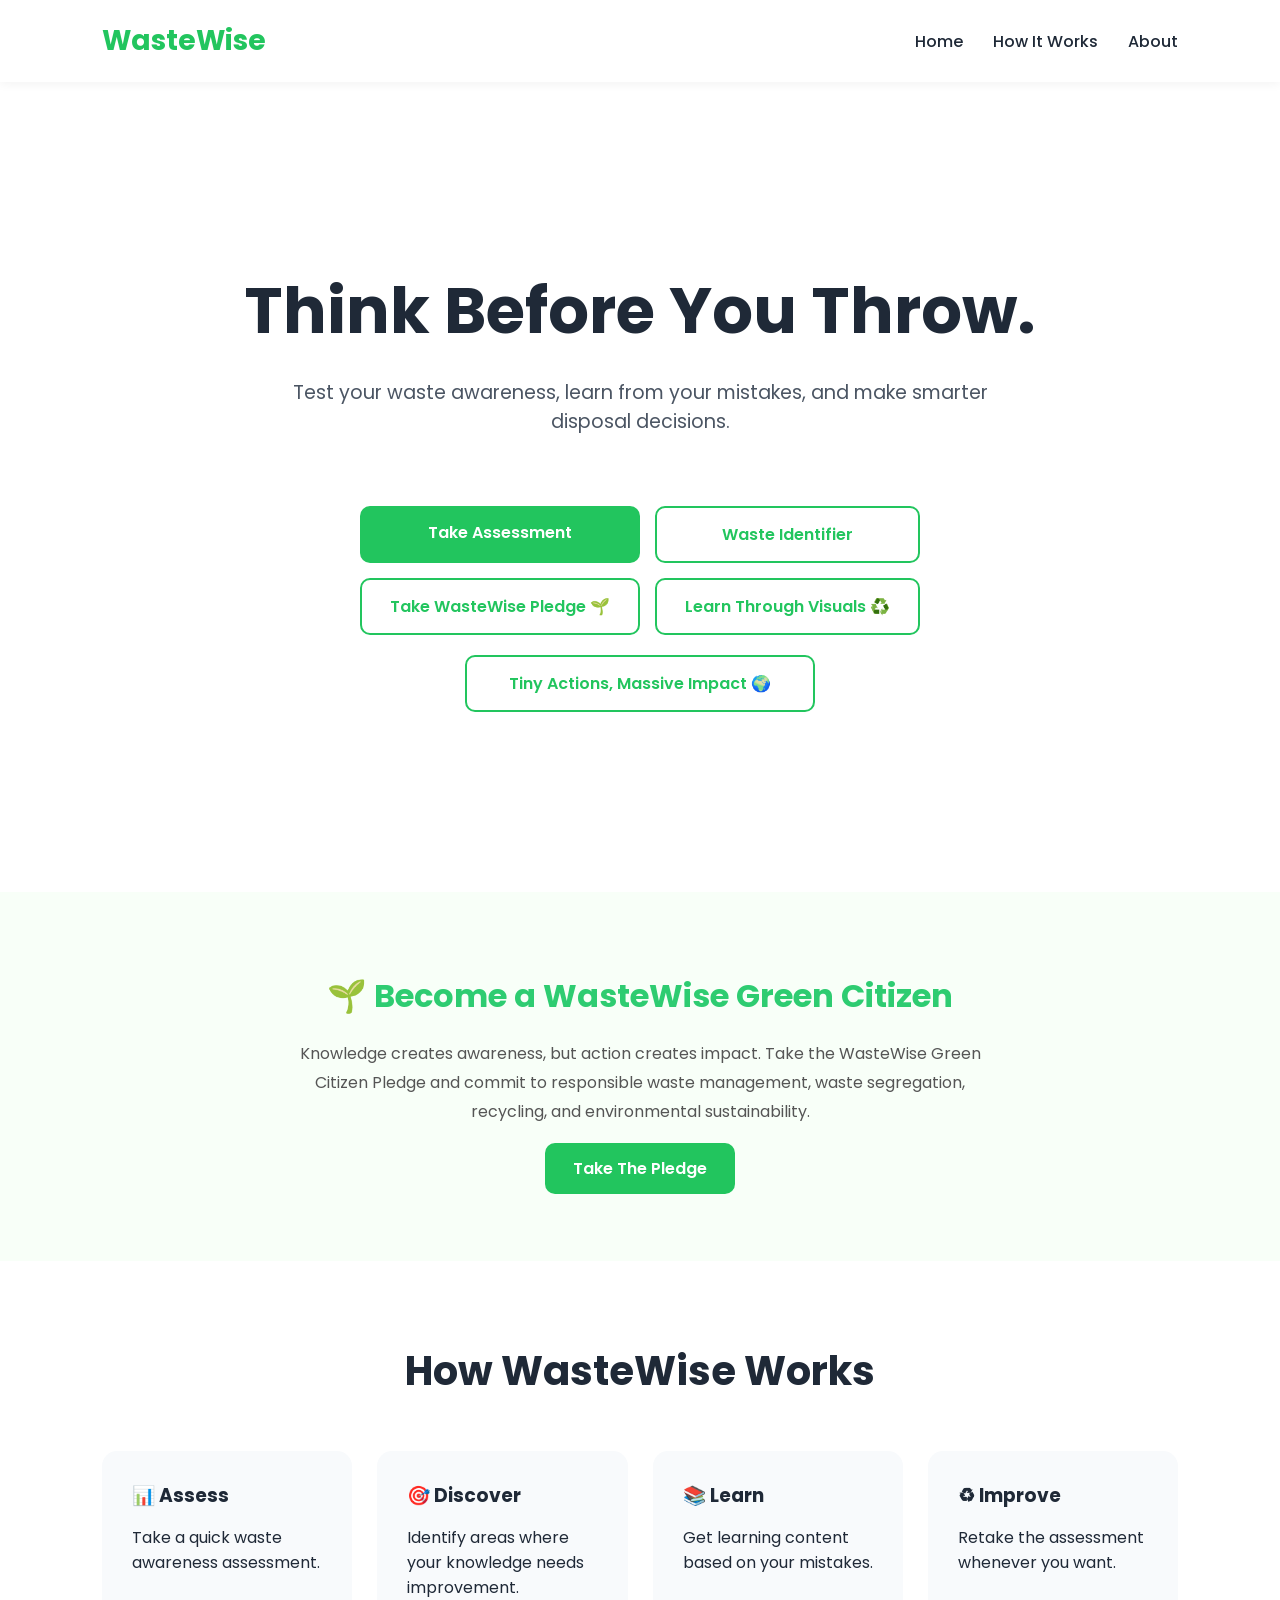
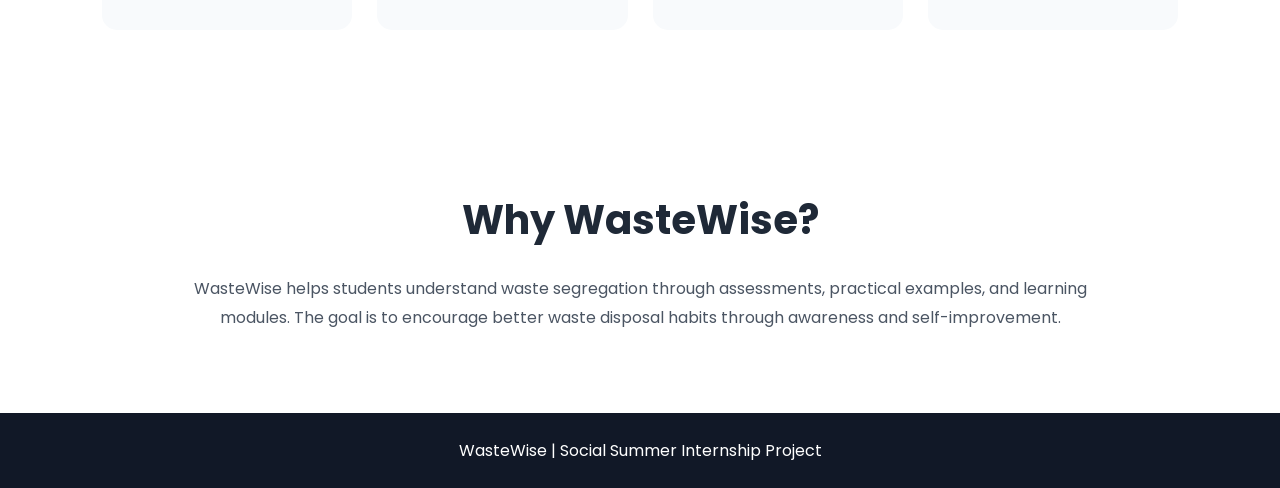
<file: index.html>
<!doctype html>
<html lang="en">
  <head>
    <meta charset="UTF-8" />
    <meta name="viewport" content="width=device-width, initial-scale=1.0" />
    <title>WasteWise</title>

    <link rel="stylesheet" href="style.css" />

    <link
      href="https://fonts.googleapis.com/css2?family=Poppins:wght@300;400;500;600;700&display=swap"
      rel="stylesheet"
    />
  </head>
  <body>
    <!-- Navbar -->
    <nav>
      <div class="logo">WasteWise</div>

      <ul>
        <li><a href="#">Home</a></li>
        <li><a href="#how">How It Works</a></li>
        <li><a href="#about">About</a></li>
      </ul>
    </nav>

    <!-- Hero Section -->
    <section class="hero">
      <h1>Think Before You Throw.</h1>

      <p>
        Test your waste awareness, learn from your mistakes, and make smarter
        disposal decisions.
      </p>

      <div class="buttons">
        <a href="assessment.html" class="btn primary"> Take Assessment </a>

        <a href="identifier.html" class="btn secondary"> Waste Identifier </a>

        <a href="pledge.html" class="btn secondary"> Take WasteWise Pledge 🌱 </a>

        <a href="visuals.html" class="btn secondary"> Learn Through Visuals ♻️ </a>

      </div>

      <div class="tiny-action-container">

    <a href="actions.html" class="btn secondary"> Tiny Actions, Massive Impact 🌍 </a>

</div>
    </section>

    <section class="pledge-section">
      <h2>🌱 Become a WasteWise Green Citizen</h2>

      <p>
        Knowledge creates awareness, but action creates impact. Take the
        WasteWise Green Citizen Pledge and commit to responsible waste
        management, waste segregation, recycling, and environmental
        sustainability.
      </p>

      <a href="pledge.html" class="btn primary"> Take The Pledge </a>
    </section>

    <!-- How It Works -->
    <section id="how" class="how-section">
      <h2>How WasteWise Works</h2>

      <div class="cards">
        <div class="card">
          <h3>📊 Assess</h3>
          <p>Take a quick waste awareness assessment.</p>
        </div>

        <div class="card">
          <h3>🎯 Discover</h3>
          <p>Identify areas where your knowledge needs improvement.</p>
        </div>

        <div class="card">
          <h3>📚 Learn</h3>
          <p>Get learning content based on your mistakes.</p>
        </div>

        <div class="card">
          <h3>♻ Improve</h3>
          <p>Retake the assessment whenever you want.</p>
        </div>
      </div>
    </section>

    <!-- About -->
    <section id="about" class="about">
      <h2>Why WasteWise?</h2>

      <p>
        WasteWise helps students understand waste segregation through
        assessments, practical examples, and learning modules. The goal is to
        encourage better waste disposal habits through awareness and
        self-improvement.
      </p>
    </section>

    <!-- Footer -->
    <footer>
      <p>WasteWise | Social Summer Internship Project</p>
    </footer>
  </body>
</html>
</file>
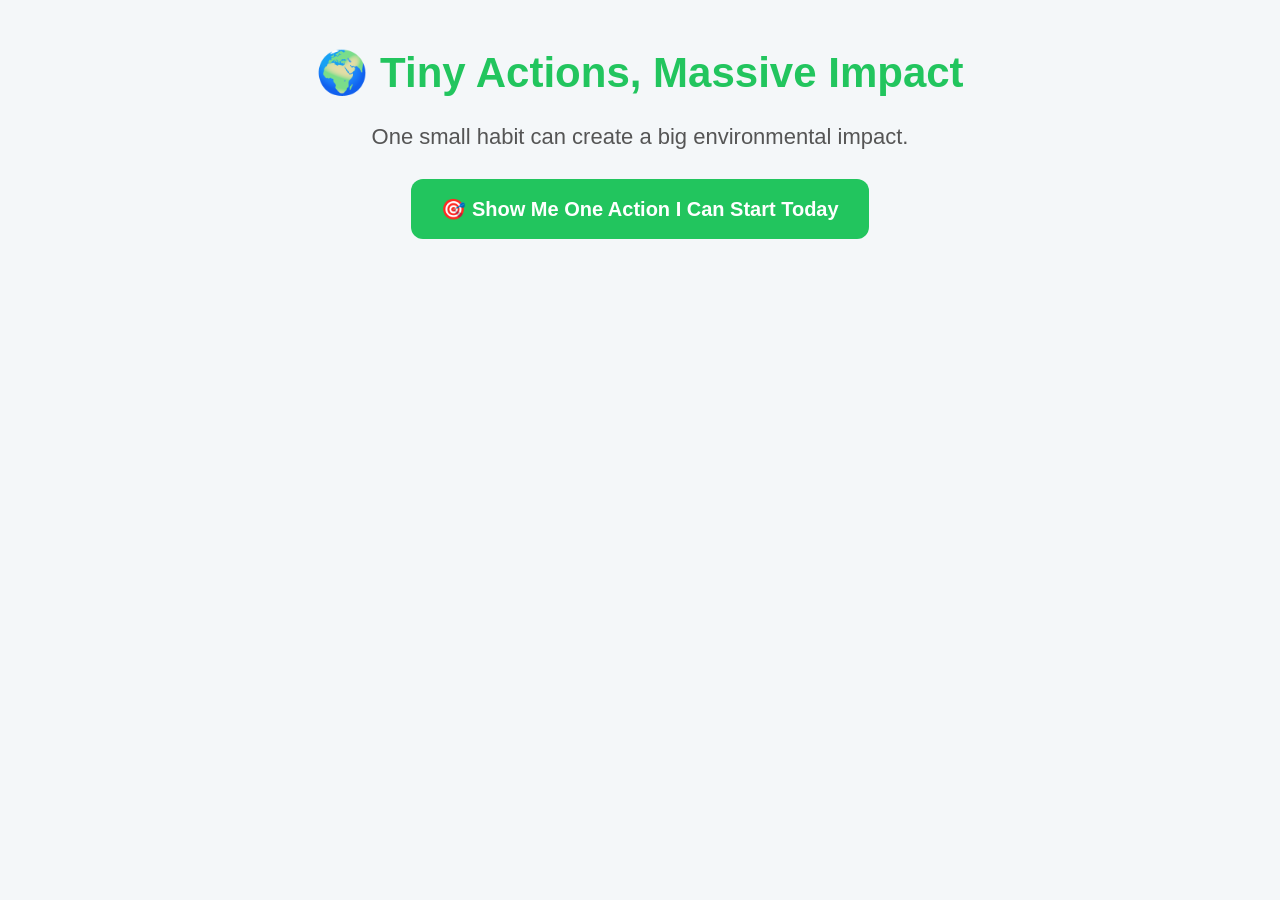
<file: actions.html>
<!DOCTYPE html>
<html>

<head>

    <meta name="viewport" content="width=device-width, initial-scale=1.0">
    
    <title>Tiny Actions, Massive Impact</title>

    <link rel="stylesheet" href="actions.css">

</head>

<body>

    <div class="container">

        <h1>🌍 Tiny Actions, Massive Impact</h1>

        <p>

            One small habit can create a
            big environmental impact.

        </p>

        <button onclick="showAction()">

            🎯 Show Me One Action I Can Start Today

        </button>

        <div id="actionCard">

        </div>

    </div>

    <script src="actions.js"></script>

</body>

</html>
</file>
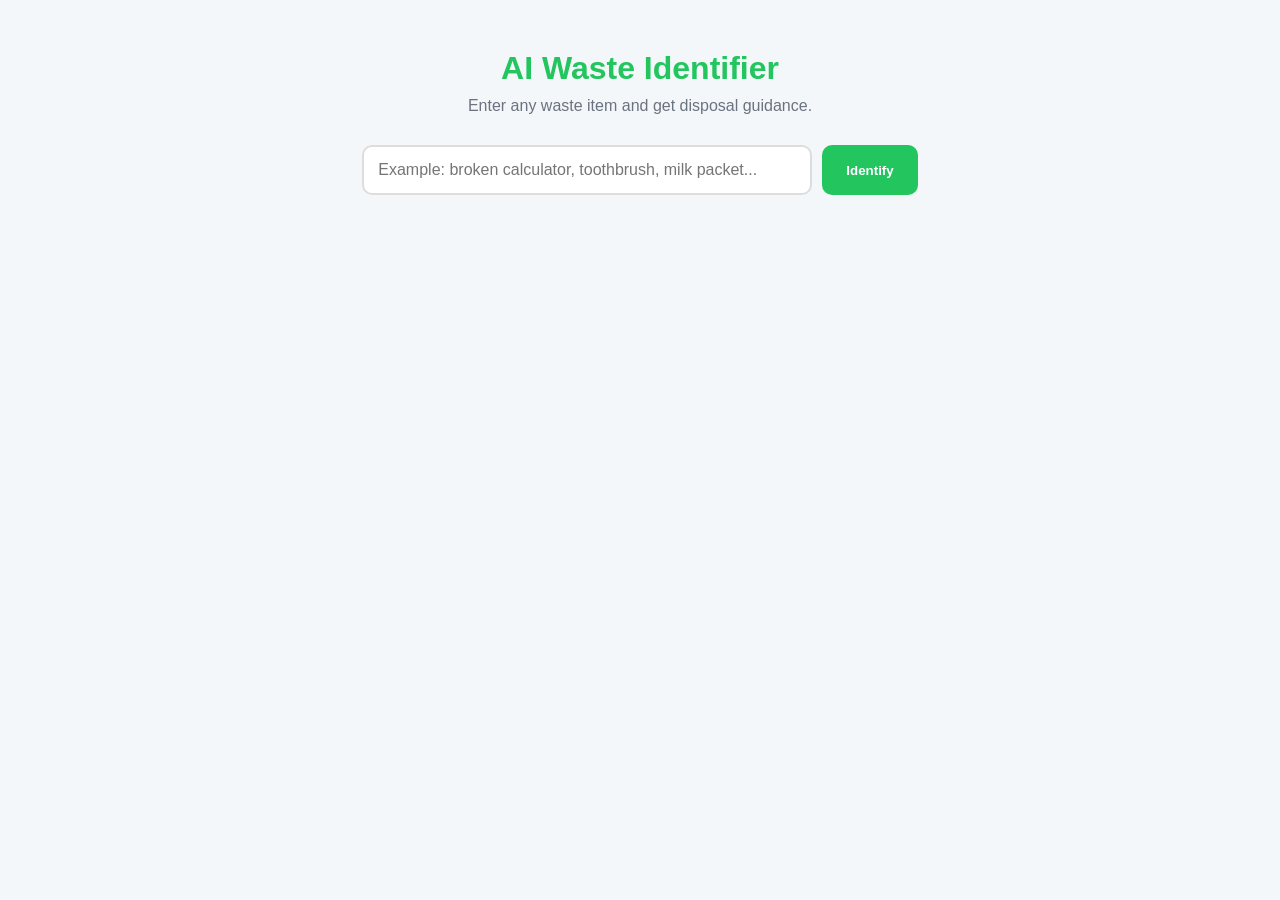
<file: identifier.html>
<!DOCTYPE html>
<html lang="en">
<head>
    <meta charset="UTF-8">
    <meta name="viewport" content="width=device-width, initial-scale=1.0">
    <title>AI Waste Identifier</title>
    <link rel="stylesheet" href="identifier.css">
</head>
<body>

    <div class="container">

        <h1>AI Waste Identifier</h1>

        <p>
            Enter any waste item and get disposal guidance.
        </p>

        <div class="search-box">

            <input
                type="text"
                id="searchInput"
                placeholder="Example: broken calculator, toothbrush, milk packet..."
            >

            <button onclick="searchWaste()">
                Identify
            </button>

        </div>

        <div id="loading"></div>

        <div id="result"></div>

    </div>

    <script src="identifier.js"></script>

</body>
</html>
</file>
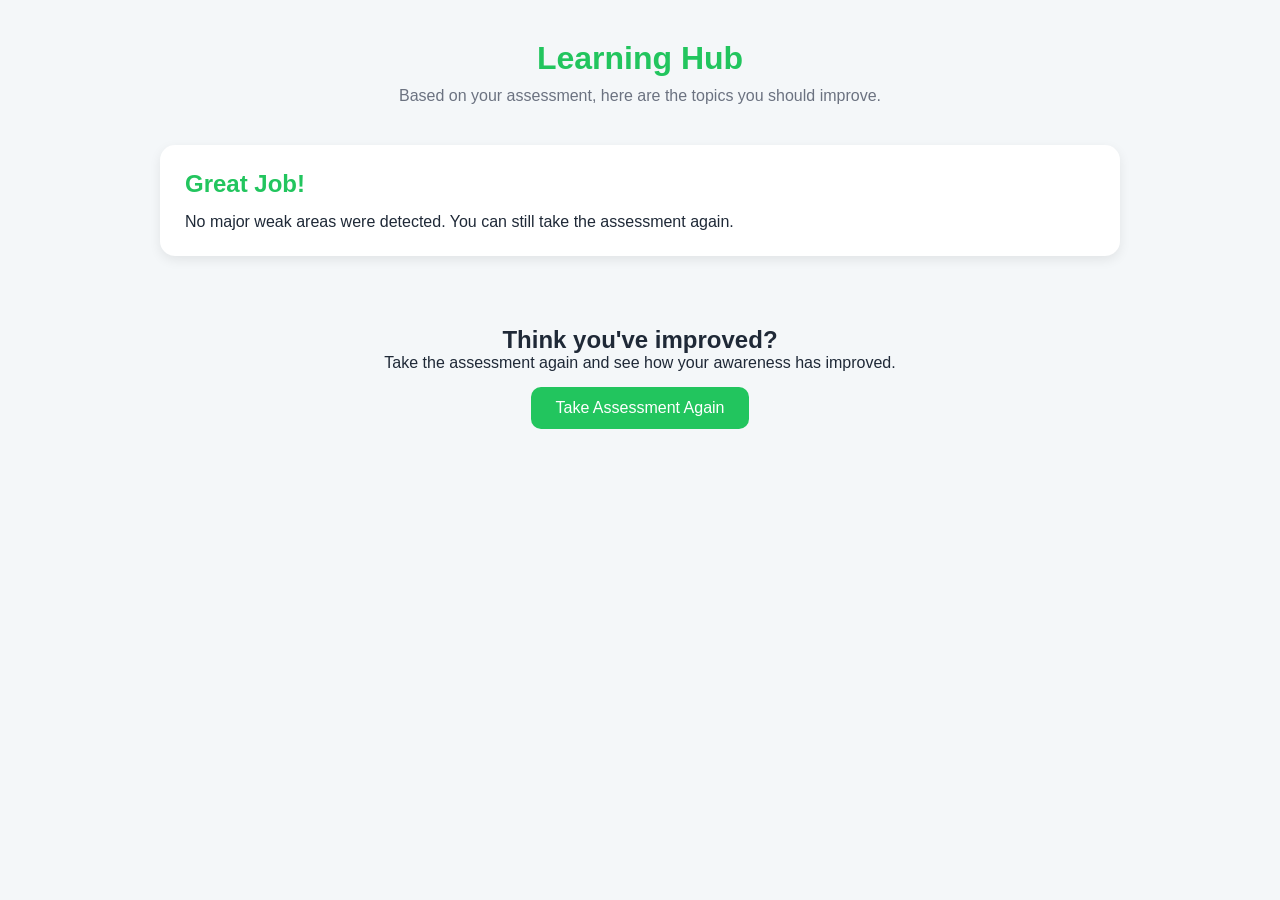
<file: learning.html>
<!DOCTYPE html>
<html lang="en">
<head>
    <meta charset="UTF-8">
    <meta name="viewport" content="width=device-width, initial-scale=1.0">
    <title>Learning Hub - WasteWise</title>

    <link rel="stylesheet" href="learning.css">
</head>
<body>

    <div class="container">

        <h1>Learning Hub</h1>

        <p class="subtitle">
            Based on your assessment, here are the topics you should improve.
        </p>

        <div id="learning-content">

        </div>

        <div class="retest-section">

            <h2>Think you've improved?</h2>

            <p>
                Take the assessment again and see how your awareness has improved.
            </p>

            <a href="assessment.html" class="btn">
                Take Assessment Again
            </a>

        </div>

    </div>

    <script src="learning.js"></script>

</body>
</html>
</file>
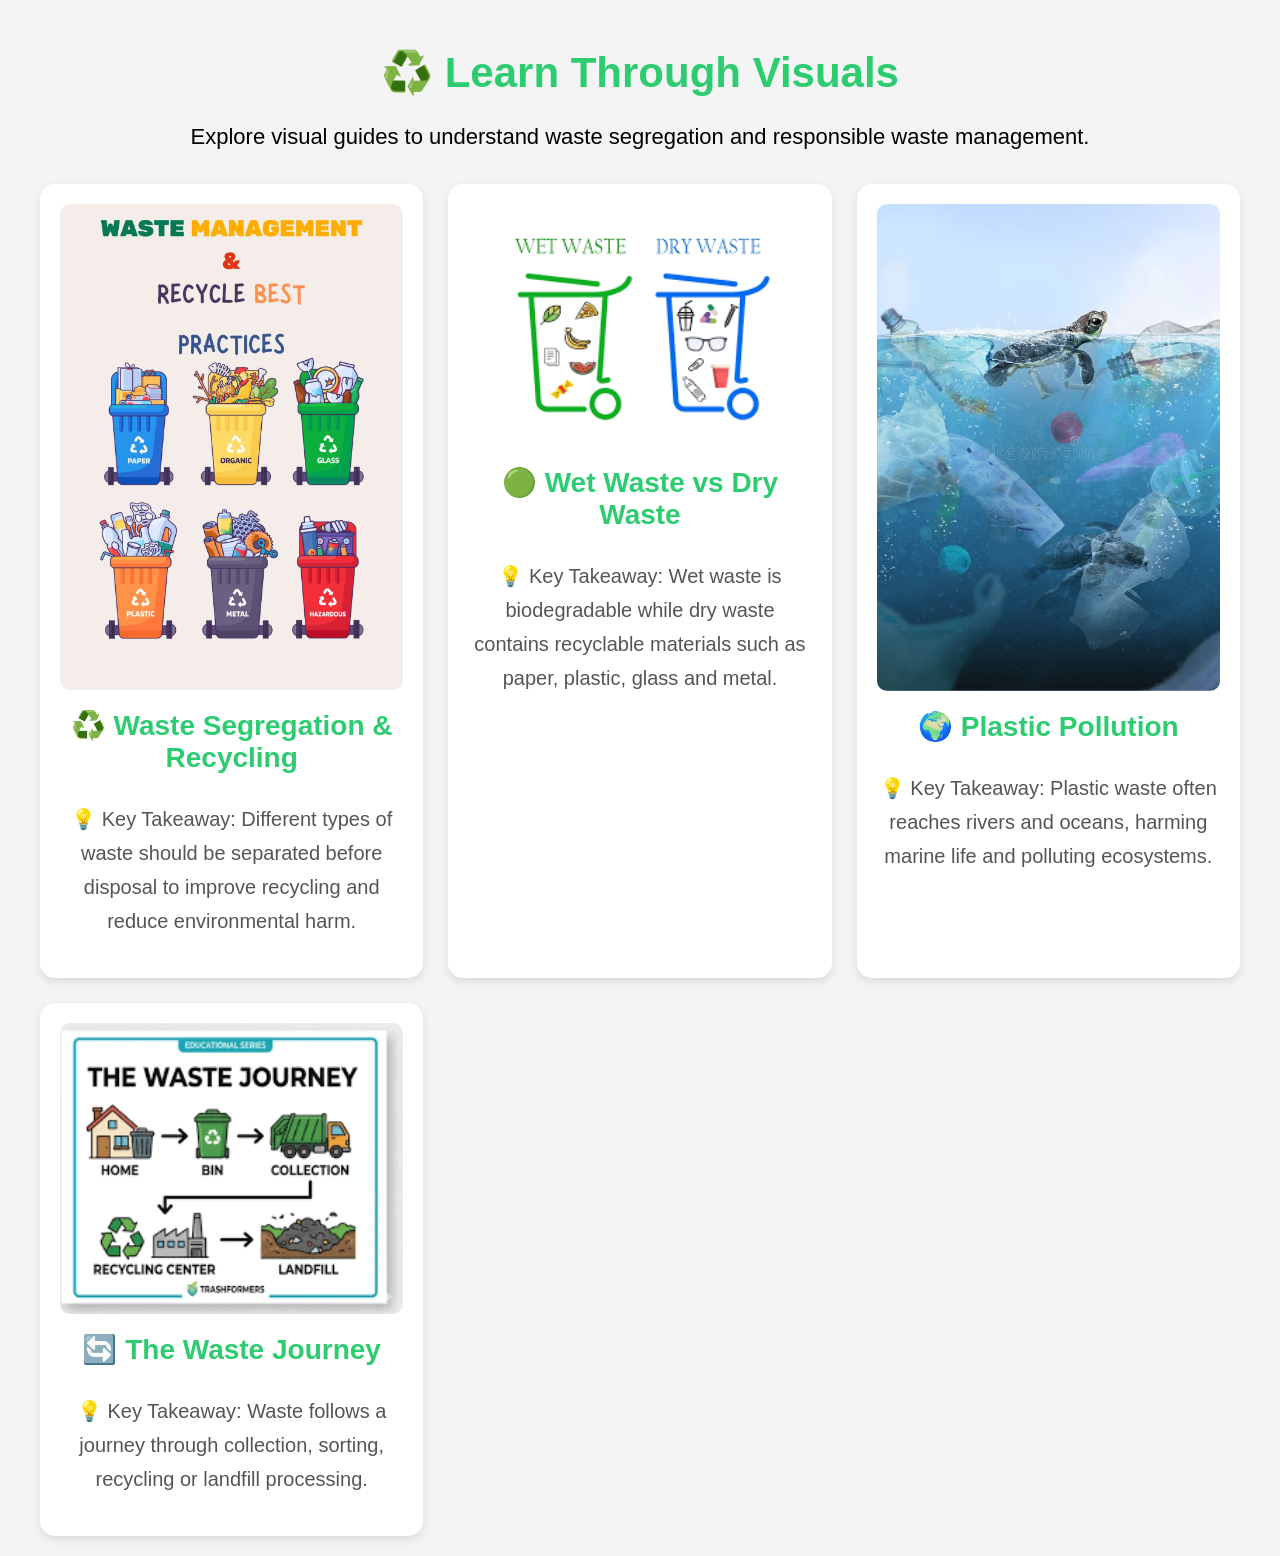
<file: visuals.html>
<!DOCTYPE html>
<html>

<head>

    <meta name="viewport" content="width=device-width, initial-scale=1.0">

    <title>Learn Through Visuals</title>

    <link rel="stylesheet" href="visuals.css">

</head>

<body>

    <div class="container">

        <h1>♻️ Learn Through Visuals</h1>

        <p>
            Explore visual guides to understand
            waste segregation and responsible
            waste management.
        </p>

        <div class="gallery">

    <div class="card">

        <img
            src="images/waste-segregation.png"
            alt="Waste Segregation"
        >

        <h3>♻️ Waste Segregation & Recycling</h3>

        <p>

            💡 Key Takeaway:
            Different types of waste should be
            separated before disposal to improve
            recycling and reduce environmental harm.

        </p>

    </div>

    <div class="card">

        <img
            src="images/wet-dry-waste.png"
            alt="Wet And Dry Waste"
        >

        <h3>🟢 Wet Waste vs Dry Waste</h3>

        <p>

            💡 Key Takeaway:
            Wet waste is biodegradable while dry
            waste contains recyclable materials
            such as paper, plastic, glass and metal.

        </p>

    </div>

    <div class="card">

        <img
            src="images/plastic-pollution.png"
            alt="Plastic Pollution"
        >

        <h3>🌍 Plastic Pollution</h3>

        <p>

            💡 Key Takeaway:
            Plastic waste often reaches rivers and
            oceans, harming marine life and polluting
            ecosystems.

        </p>

    </div>

    <div class="card">

        <img
            src="images/waste-journey.png"
            alt="Waste Journey"
        >

        <h3>🔄 The Waste Journey</h3>

        <p>

            💡 Key Takeaway:
            Waste follows a journey through collection,
            sorting, recycling or landfill processing.

        </p>

    </div>

</div>

        </div>

    </div>

</body>

</html>
</file>
<file: style.css>
*{
    margin:0;
    padding:0;
    box-sizing:border-box;
    font-family:'Poppins',sans-serif;
}

body{
    background:#ffffff;
    color:#1f2937;
}

/* Navbar */

nav{
    display:flex;
    justify-content:space-between;
    align-items:center;

    padding:20px 8%;
    background:white;

    box-shadow:0 2px 10px rgba(0,0,0,0.05);

    position:sticky;
    top:0;
}

.logo{
    font-size:28px;
    font-weight:700;
    color:#22c55e;
}

nav ul{
    display:flex;
    list-style:none;
    gap:30px;
}

nav a{
    text-decoration:none;
    color:#1f2937;
    font-weight:500;
}

/* Hero */

.hero{
    min-height:90vh;

    display:flex;
    flex-direction:column;

    justify-content:center;
    align-items:center;

    text-align:center;

    padding:20px;
}

.hero h1{
    font-size:4rem;
    margin-bottom:20px;
}

.hero p{
    max-width:700px;
    font-size:1.2rem;
    color:#4b5563;
    margin-bottom:40px;
}

.buttons{

    display:grid;

    grid-template-columns: repeat(2, auto);

    gap:15px;

    justify-content:center;

    margin-top:30px;
}

.btn{
    padding:14px 28px;
    border-radius:10px;
    text-decoration:none;
    font-weight:600;

    transition:0.3s;
}

.primary{
    background:#22c55e;
    color:white;
}

.primary:hover{
    background:#16a34a;
}

.secondary{
    border:2px solid #22c55e;
    color:#22c55e;
}

.secondary:hover{
    background:#22c55e;
    color:white;
}

/* How It Works */

.how-section{
    padding:80px 8%;
}

.how-section h2{
    text-align:center;
    margin-bottom:50px;
    font-size:2.5rem;
}

.cards{
    display:grid;
    grid-template-columns:repeat(auto-fit,minmax(250px,1fr));
    gap:25px;
}

.card{
    background:#f8fafc;

    padding:30px;

    border-radius:15px;

    transition:0.3s;
}

.card:hover{
    transform:translateY(-5px);
}

.card h3{
    margin-bottom:15px;
}

/* About */

.about{
    padding:80px 15%;
    text-align:center;
}

.about h2{
    margin-bottom:25px;
    font-size:2.5rem;
}

.about p{
    color:#4b5563;
    line-height:1.8;
}

/* Footer */

footer{
    background:#111827;
    color:white;

    text-align:center;

    padding:25px;
}

.pledge-section{

    text-align:center;

    padding:80px 20px;

    background:#f8fff8;

}

.pledge-section h2{

    font-size:2rem;

    color:#2ecc71;

    margin-bottom:20px;

}

.pledge-section p{

    max-width:700px;

    margin:auto;

    line-height:1.8;

    color:#555;

    margin-bottom:30px;

}

.tiny-action-container{

    display:flex;

    justify-content:center;

    margin-top:20px;
}

.tiny-action-container .btn{

    width:350px;
}
</file>
<file: actions.css>
body{
    font-family:Poppins,sans-serif;
    background:#f4f7f9;
    text-align:center;
    padding:20px;
    margin:0;
}

.container{
    max-width:900px;
    margin:0 auto;
}

h1{
    color:#22c55e;
    font-size:42px;
    margin-bottom:15px;
}

.container p{
    font-size:22px;
    line-height:1.6;
    color:#555;
    margin-bottom:25px;
}

button{
    background:#22c55e;
    color:white;
    border:none;
    padding:18px 30px;
    border-radius:12px;
    cursor:pointer;
    font-size:20px;
    font-weight:600;
}

#actionCard{
    background:white;
    padding:30px;
    border-radius:15px;
    margin-top:25px;
    box-shadow:0 4px 10px rgba(0,0,0,0.1);
    display:none;
    font-size:22px;
    line-height:1.7;
}

@media(max-width:768px){

    body{
        padding:15px;
    }

    h1{
        font-size:34px;
    }

    .container p{
        font-size:20px;
    }

    button{
        width:100%;
        font-size:18px;
        padding:16px;
    }

    #actionCard{
        font-size:20px;
        padding:25px;
    }

}
</file>
<file: identifier.css>
*{
    margin:0;
    padding:0;
    box-sizing:border-box;
    font-family:'Poppins',sans-serif;
}

body{
    background:#f4f7f9;
}

.container{
    max-width:900px;
    margin:auto;
    padding:50px 20px;
    text-align:center;
}

h1{
    color:#22c55e;
    margin-bottom:10px;
}

p{
    color:#6b7280;
}

.search-box{
    margin-top:30px;
    display:flex;
    justify-content:center;
    gap:10px;
}

input{
    width:450px;
    padding:14px;
    border:2px solid #ddd;
    border-radius:10px;
    font-size:16px;
}

button{
    padding:14px 24px;
    border:none;
    background:#22c55e;
    color:white;
    border-radius:10px;
    cursor:pointer;
    font-weight:600;
}

button:hover{
    background:#16a34a;
}

#loading{
    margin-top:20px;
    color:#22c55e;
    font-weight:600;
}

.result-card{
    margin-top:30px;
    background:white;
    padding:25px;
    border-radius:15px;
    box-shadow:0 4px 12px rgba(0,0,0,0.08);
    text-align:left;
    white-space:pre-wrap;
}
</file>
<file: learning.css>
*{
    margin:0;
    padding:0;
    box-sizing:border-box;
    font-family:'Poppins',sans-serif;
}

body{
    background:#f4f7f9;
    color:#1f2937;
}

.container{
    max-width:1000px;
    margin:auto;
    padding:40px 20px;
}

h1{
    text-align:center;
    color:#22c55e;
    margin-bottom:10px;
}

.subtitle{
    text-align:center;
    margin-bottom:40px;
    color:#6b7280;
}

.card{
    background:white;
    padding:25px;
    margin-bottom:20px;
    border-radius:15px;
    box-shadow:0 4px 12px rgba(0,0,0,0.08);
}

.card h2{
    color:#22c55e;
    margin-bottom:15px;
}

.card ul{
    padding-left:20px;
}

.card li{
    margin-bottom:10px;
}

.retest-section{
    text-align:center;
    margin-top:40px;
    padding:30px;
}

.btn{
    display:inline-block;
    margin-top:15px;
    background:#22c55e;
    color:white;
    text-decoration:none;
    padding:12px 25px;
    border-radius:10px;
    transition:0.3s;
}

.btn:hover{
    background:#16a34a;
}
</file>
<file: visuals.css>
body{
    font-family:Arial,sans-serif;
    background:#f4f4f4;
    margin:0;
    padding:20px;
}

.container{
    max-width:1200px;
    margin:auto;
    text-align:center;
}

h1{
    color:#2ecc71;
    font-size:42px;
    margin-bottom:15px;
}

.container > p{
    font-size:22px;
    line-height:1.6;
    margin-bottom:30px;
}

.gallery{
    display:grid;
    grid-template-columns:repeat(auto-fit,minmax(350px,1fr));
    gap:25px;
}

.card{
    background:white;
    padding:20px;
    border-radius:15px;
    box-shadow:0 4px 10px rgba(0,0,0,0.1);
}

.card img{
    width:100%;
    border-radius:10px;
}

.card h3{
    color:#2ecc71;
    margin-top:15px;
    font-size:28px;
}

.card p{
    font-size:20px;
    line-height:1.7;
    color:#555;
    margin-top:10px;
}

@media(max-width:768px){

    body{
        padding:10px;
    }

    h1{
        font-size:34px;
    }

    .container > p{
        font-size:18px;
    }

    .gallery{
        grid-template-columns:1fr;
    }

    .card{
        padding:15px;
    }

    .card img{
        width:100%;
    }

    .card h3{
        font-size:24px;
    }

    .card p{
        font-size:18px;
    }

}
</file>
